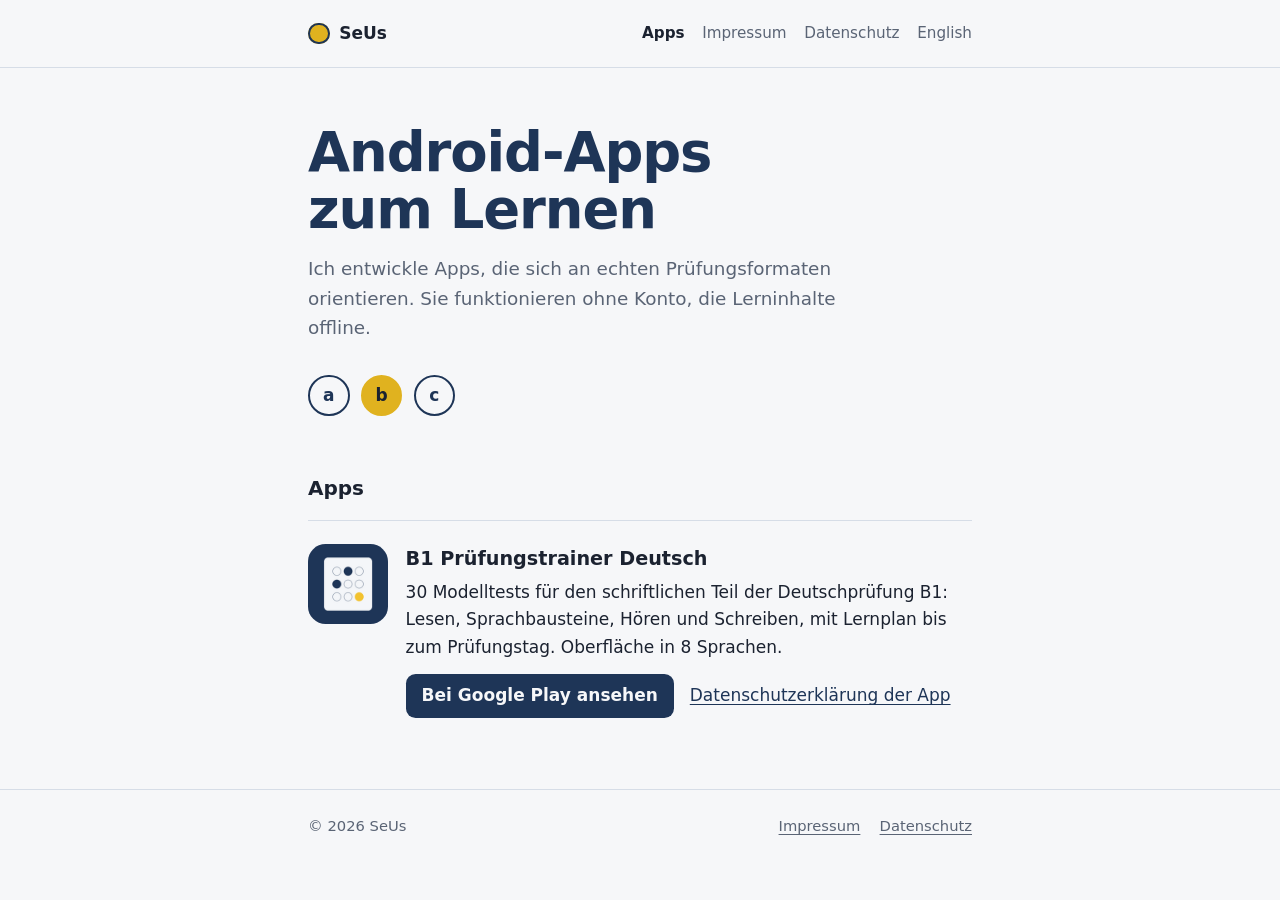
<file: index.html>
<!doctype html>
<html lang="de">
<head>
<meta charset="utf-8">
<meta name="viewport" content="width=device-width, initial-scale=1">
<title>SeUs: Android-Apps zum Lernen</title>
<meta name="description" content="Android-Apps zur Prüfungsvorbereitung von SeUs, darunter der B1 Prüfungstrainer Deutsch.">
<link rel="icon" href="favicon.png" type="image/png">
<link rel="apple-touch-icon" href="apple-touch-icon.png">
<link rel="stylesheet" href="assets/style.css">
</head>
<body>
<header class="site"><div class="wrap">
<a class="brand" href=""><span class="dot" aria-hidden="true"></span>SeUs</a>
<nav class="site" aria-label="Hauptnavigation"><a href="" aria-current=page>Apps</a><a href="impressum/">Impressum</a><a href="datenschutz/">Datenschutz</a><a href="en/" hreflang="en" lang="en">English</a></nav>
</div></header>
<main>
<section class="hero wrap">
<h1>Android-Apps zum Lernen</h1>
<p>Ich entwickle Apps, die sich an echten Prüfungsformaten orientieren. Sie funktionieren ohne Konto, die Lerninhalte offline.</p>
<ol class="sheet-row" aria-hidden="true"><li>a</li><li class="on">b</li><li>c</li></ol>
</section>
<section class="apps wrap" aria-labelledby="apps-h">
<h2 id="apps-h">Apps</h2>
<article class="app">
<img src="assets/b1trainer-icon.png" alt="" width="80" height="80">
<div>
<h3>B1 Prüfungstrainer Deutsch</h3>
<p>30 Modelltests für den schriftlichen Teil der Deutschprüfung B1: Lesen, Sprachbausteine, Hören und Schreiben, mit Lernplan bis zum Prüfungstag. Oberfläche in 8 Sprachen.</p>
<div class="links"><a class="btn" href="https://play.google.com/store/apps/details?id=com.seus.b1trainer">Bei Google Play ansehen</a><a href="b1trainer/privacy/">Datenschutzerklärung der App</a></div>
</div>
</article>
</section>
</main>
<footer class="site"><div class="wrap"><span>© 2026 SeUs</span><a href="impressum/">Impressum</a><a href="datenschutz/">Datenschutz</a></div></footer>
</body>
</html>
</file>
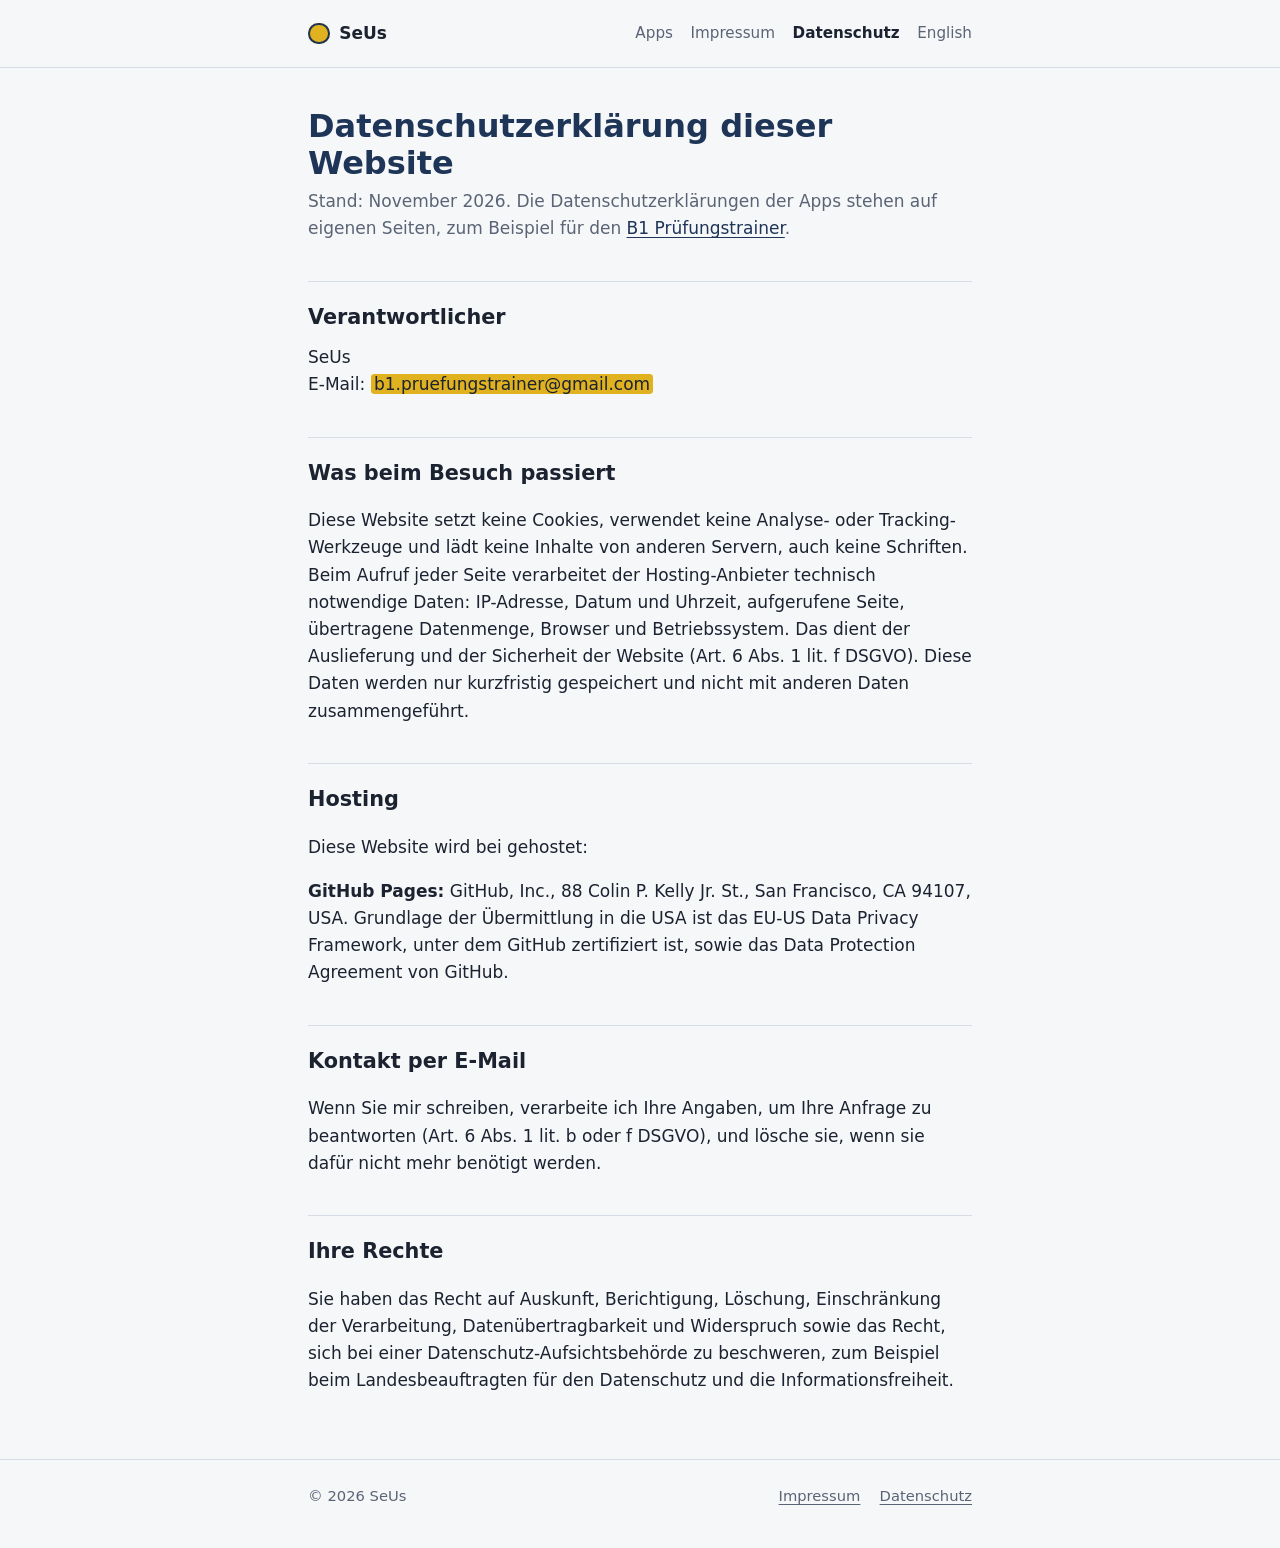
<file: datenschutz/index.html>
<!doctype html>
<html lang="de">
<head>
<meta charset="utf-8">
<meta name="viewport" content="width=device-width, initial-scale=1">
<title>Datenschutzerklärung</title>
<meta name="description" content="Datenschutzerklärung der Website von SeUs">
<link rel="icon" href="../favicon.png" type="image/png">
<link rel="apple-touch-icon" href="../apple-touch-icon.png">
<link rel="stylesheet" href="../assets/style.css">
</head>
<body>
<header class="site"><div class="wrap">
<a class="brand" href="../"><span class="dot" aria-hidden="true"></span>SeUs</a>
<nav class="site" aria-label="Hauptnavigation"><a href="../">Apps</a><a href="../impressum/">Impressum</a><a href="../datenschutz/" aria-current=page>Datenschutz</a><a href="../en/privacy/" hreflang="en" lang="en">English</a></nav>
</div></header>
<main>
<article class="doc wrap">
<h1>Datenschutzerklärung dieser Website</h1>
<p class="meta">Stand: November 2026. Die Datenschutzerklärungen der Apps stehen auf eigenen Seiten, zum Beispiel für den <a href="../b1trainer/privacy/">B1 Prüfungstrainer</a>.</p>
<h2>Verantwortlicher</h2>
<address>SeUs<br>E-Mail: <mark>b1.pruefungstrainer@gmail.com</mark></address>
<h2>Was beim Besuch passiert</h2>
<p>Diese Website setzt keine Cookies, verwendet keine Analyse- oder Tracking-Werkzeuge und lädt keine Inhalte von anderen Servern, auch keine Schriften. Beim Aufruf jeder Seite verarbeitet der Hosting-Anbieter technisch notwendige Daten: IP-Adresse, Datum und Uhrzeit, aufgerufene Seite, übertragene Datenmenge, Browser und Betriebssystem. Das dient der Auslieferung und der Sicherheit der Website (Art. 6 Abs. 1 lit. f DSGVO). Diese Daten werden nur kurzfristig gespeichert und nicht mit anderen Daten zusammengeführt.</p>
<h2>Hosting</h2>
<p>Diese Website wird bei gehostet:</p>
<p><strong>GitHub Pages:</strong> GitHub, Inc., 88 Colin P. Kelly Jr. St., San Francisco, CA 94107, USA. Grundlage der Übermittlung in die USA ist das EU-US Data Privacy Framework, unter dem GitHub zertifiziert ist, sowie das Data Protection Agreement von GitHub.</p>
<h2>Kontakt per E-Mail</h2>
<p>Wenn Sie mir schreiben, verarbeite ich Ihre Angaben, um Ihre Anfrage zu beantworten (Art. 6 Abs. 1 lit. b oder f DSGVO), und lösche sie, wenn sie dafür nicht mehr benötigt werden.</p>
<h2>Ihre Rechte</h2>
<p>Sie haben das Recht auf Auskunft, Berichtigung, Löschung, Einschränkung der Verarbeitung, Datenübertragbarkeit und Widerspruch sowie das Recht, sich bei einer Datenschutz-Aufsichtsbehörde zu beschweren, zum Beispiel beim Landesbeauftragten für den Datenschutz und die Informationsfreiheit.</p>
</article>
</main>
<footer class="site"><div class="wrap"><span>© 2026 SeUs</span><a href="../impressum/">Impressum</a><a href="../datenschutz/">Datenschutz</a></div></footer>
</body>
</html>
</file>
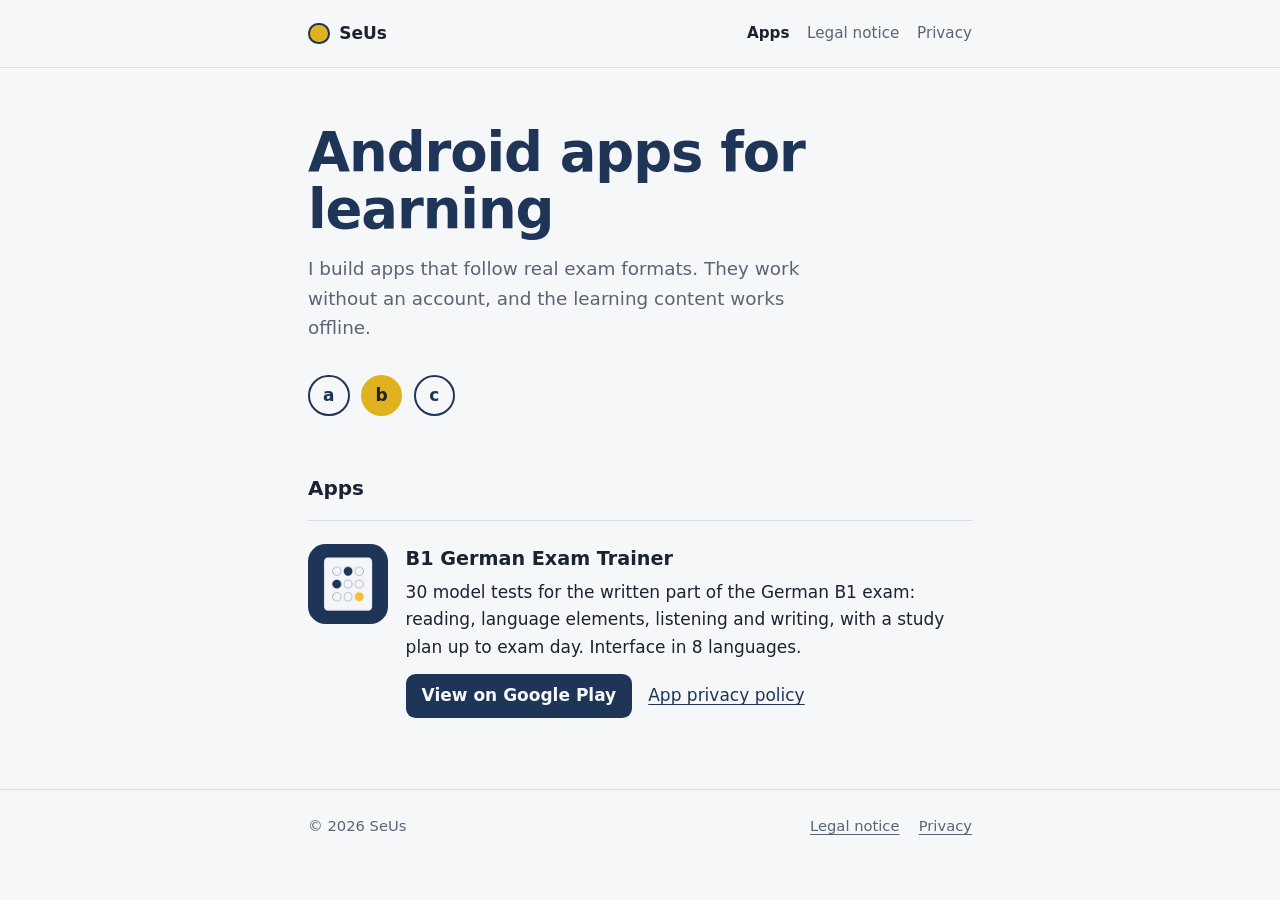
<file: en/index.html>
<!doctype html>
<html lang="en">
<head>
<meta charset="utf-8">
<meta name="viewport" content="width=device-width, initial-scale=1">
<title>SeUs: Android apps for learning</title>
<meta name="description" content="Exam-preparation apps for Android by SeUs, including the B1 German Exam Trainer.">
<link rel="icon" href="../favicon.png" type="image/png">
<link rel="apple-touch-icon" href="../apple-touch-icon.png">
<link rel="stylesheet" href="../assets/style.css">
</head>
<body>
<header class="site"><div class="wrap">
<a class="brand" href="../en/"><span class="dot" aria-hidden="true"></span>SeUs</a>
<nav class="site" aria-label="Main navigation"><a href="../en/" aria-current=page>Apps</a><a href="../en/legal-notice/">Legal notice</a><a href="../en/privacy/">Privacy</a></nav>
</div></header>
<main>
<section class="hero wrap">
<h1>Android apps for learning</h1>
<p>I build apps that follow real exam formats. They work without an account, and the learning content works offline.</p>
<ol class="sheet-row" aria-hidden="true"><li>a</li><li class="on">b</li><li>c</li></ol>
</section>
<section class="apps wrap" aria-labelledby="apps-h">
<h2 id="apps-h">Apps</h2>
<article class="app">
<img src="../assets/b1trainer-icon.png" alt="" width="80" height="80">
<div>
<h3>B1 German Exam Trainer</h3>
<p>30 model tests for the written part of the German B1 exam: reading, language elements, listening and writing, with a study plan up to exam day. Interface in 8 languages.</p>
<div class="links"><a class="btn" href="https://play.google.com/store/apps/details?id=com.seus.b1trainer">View on Google Play</a><a href="../b1trainer/privacy/">App privacy policy</a></div>
</div>
</article>
</section>
</main>
<footer class="site"><div class="wrap"><span>© 2026 SeUs</span><a href="../en/legal-notice/">Legal notice</a><a href="../en/privacy/">Privacy</a></div></footer>
</body>
</html>
</file>
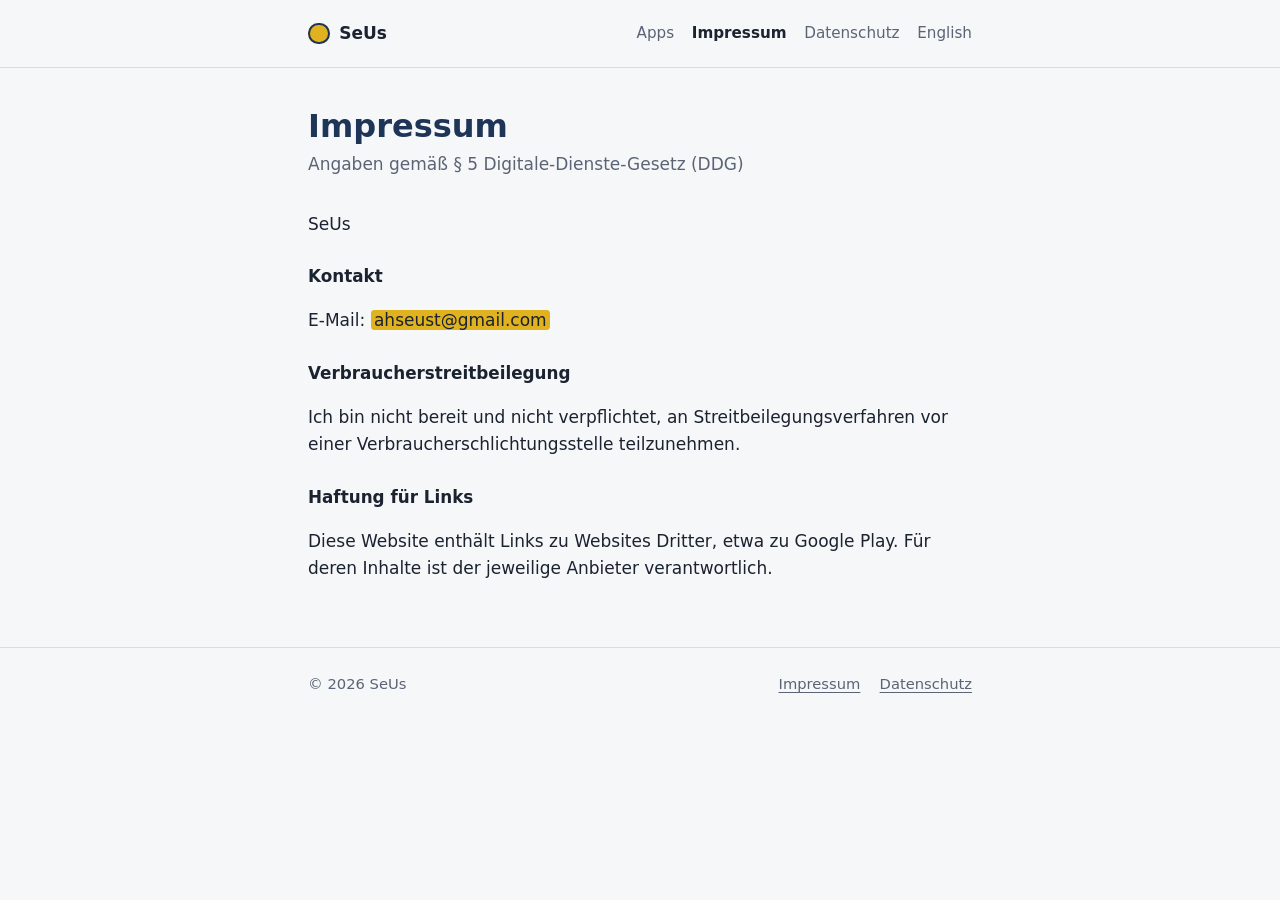
<file: impressum/index.html>
<!doctype html>
<html lang="de">
<head>
<meta charset="utf-8">
<meta name="viewport" content="width=device-width, initial-scale=1">
<title>Impressum</title>
<meta name="description" content="Impressum von SeUs">
<link rel="icon" href="../favicon.png" type="image/png">
<link rel="apple-touch-icon" href="../apple-touch-icon.png">
<link rel="stylesheet" href="../assets/style.css">
</head>
<body>
<header class="site"><div class="wrap">
<a class="brand" href="../"><span class="dot" aria-hidden="true"></span>SeUs</a>
<nav class="site" aria-label="Hauptnavigation"><a href="../">Apps</a><a href="../impressum/" aria-current=page>Impressum</a><a href="../datenschutz/">Datenschutz</a><a href="../en/legal-notice/" hreflang="en" lang="en">English</a></nav>
</div></header>
<main>
<article class="doc wrap">
<h1>Impressum</h1>
<p class="meta">Angaben gemäß § 5 Digitale-Dienste-Gesetz (DDG)</p>
<address>SeUs</address>
<h3>Kontakt</h3>
<p>E-Mail: <mark>ahseust@gmail.com</mark></p>
</p>
<h3>Verbraucherstreitbeilegung</h3>
<p>Ich bin nicht bereit und nicht verpflichtet, an Streitbeilegungsverfahren vor einer Verbraucherschlichtungsstelle teilzunehmen.</p>
<h3>Haftung für Links</h3>
<p>Diese Website enthält Links zu Websites Dritter, etwa zu Google Play. Für deren Inhalte ist der jeweilige Anbieter verantwortlich.</p>
</article>
</main>
<footer class="site"><div class="wrap"><span>© 2026 SeUs</span><a href="../impressum/">Impressum</a><a href="../datenschutz/">Datenschutz</a></div></footer>
</body>
</html>
</file>
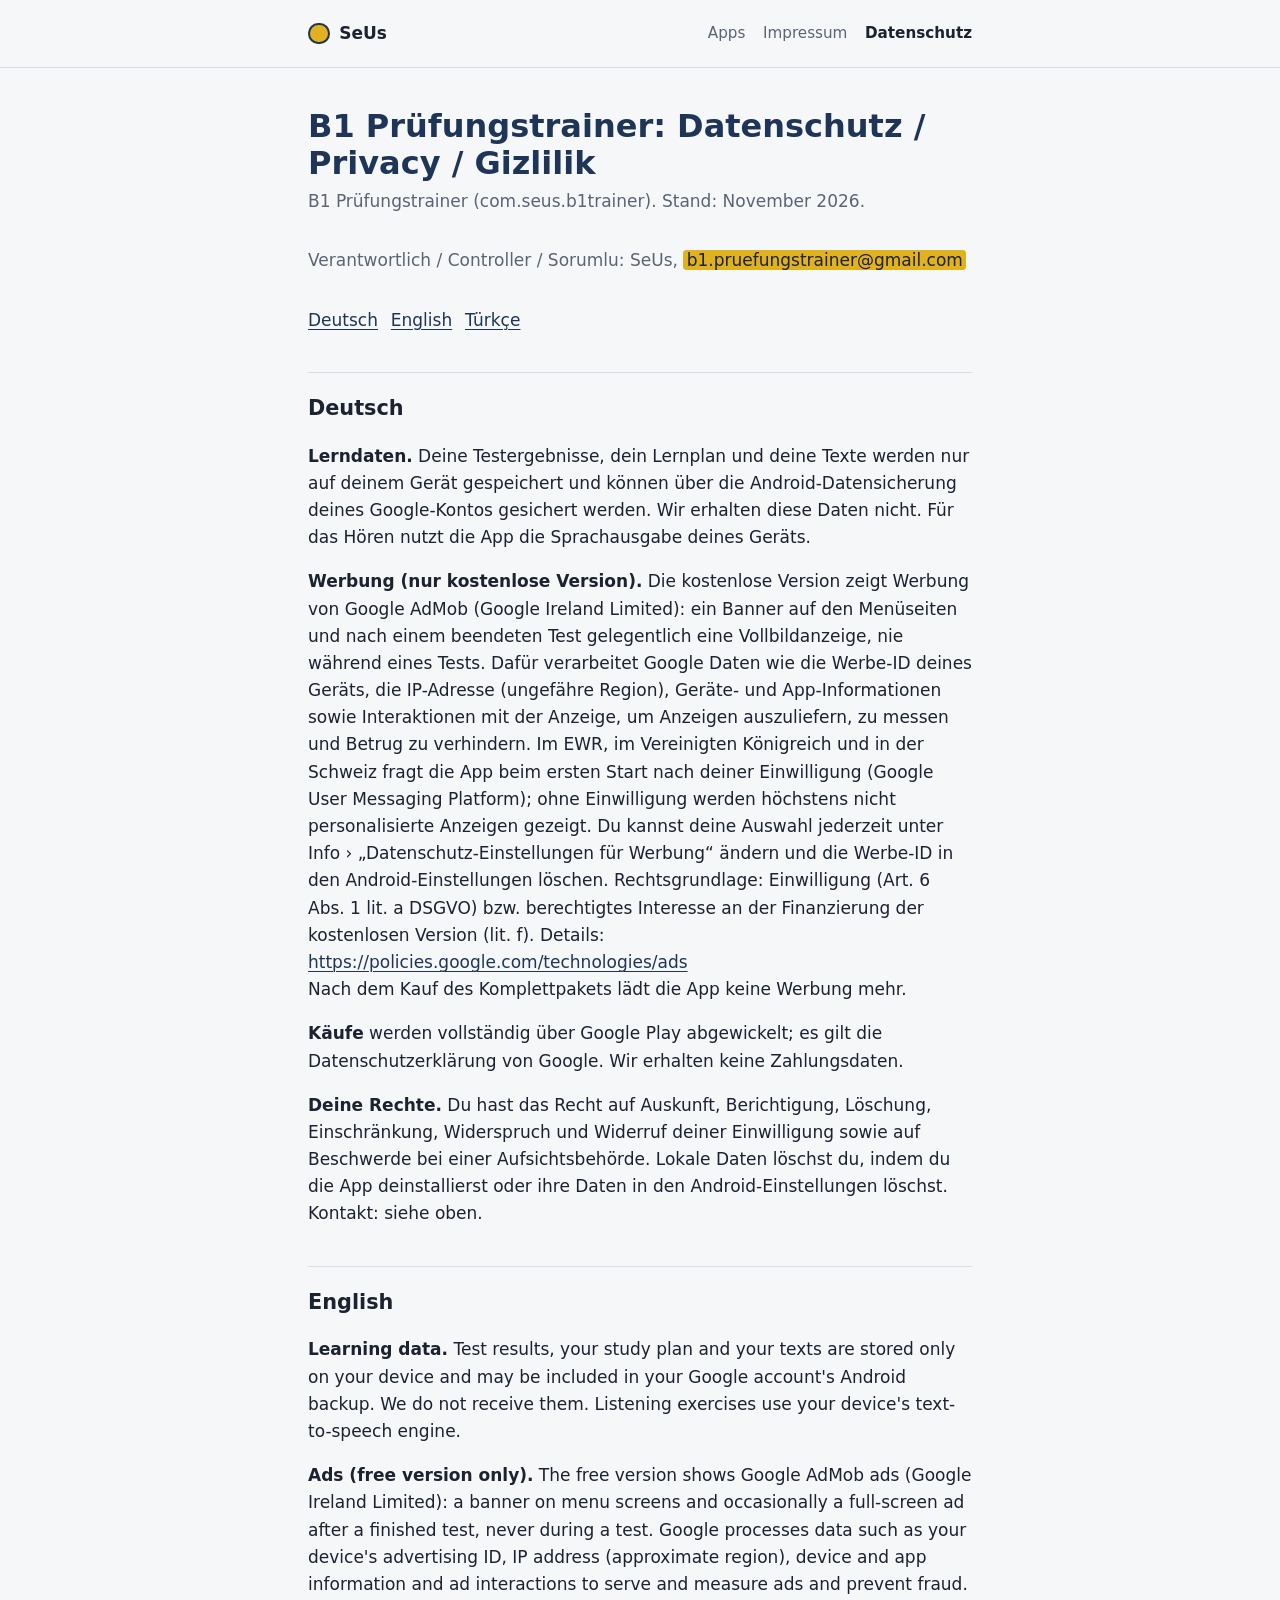
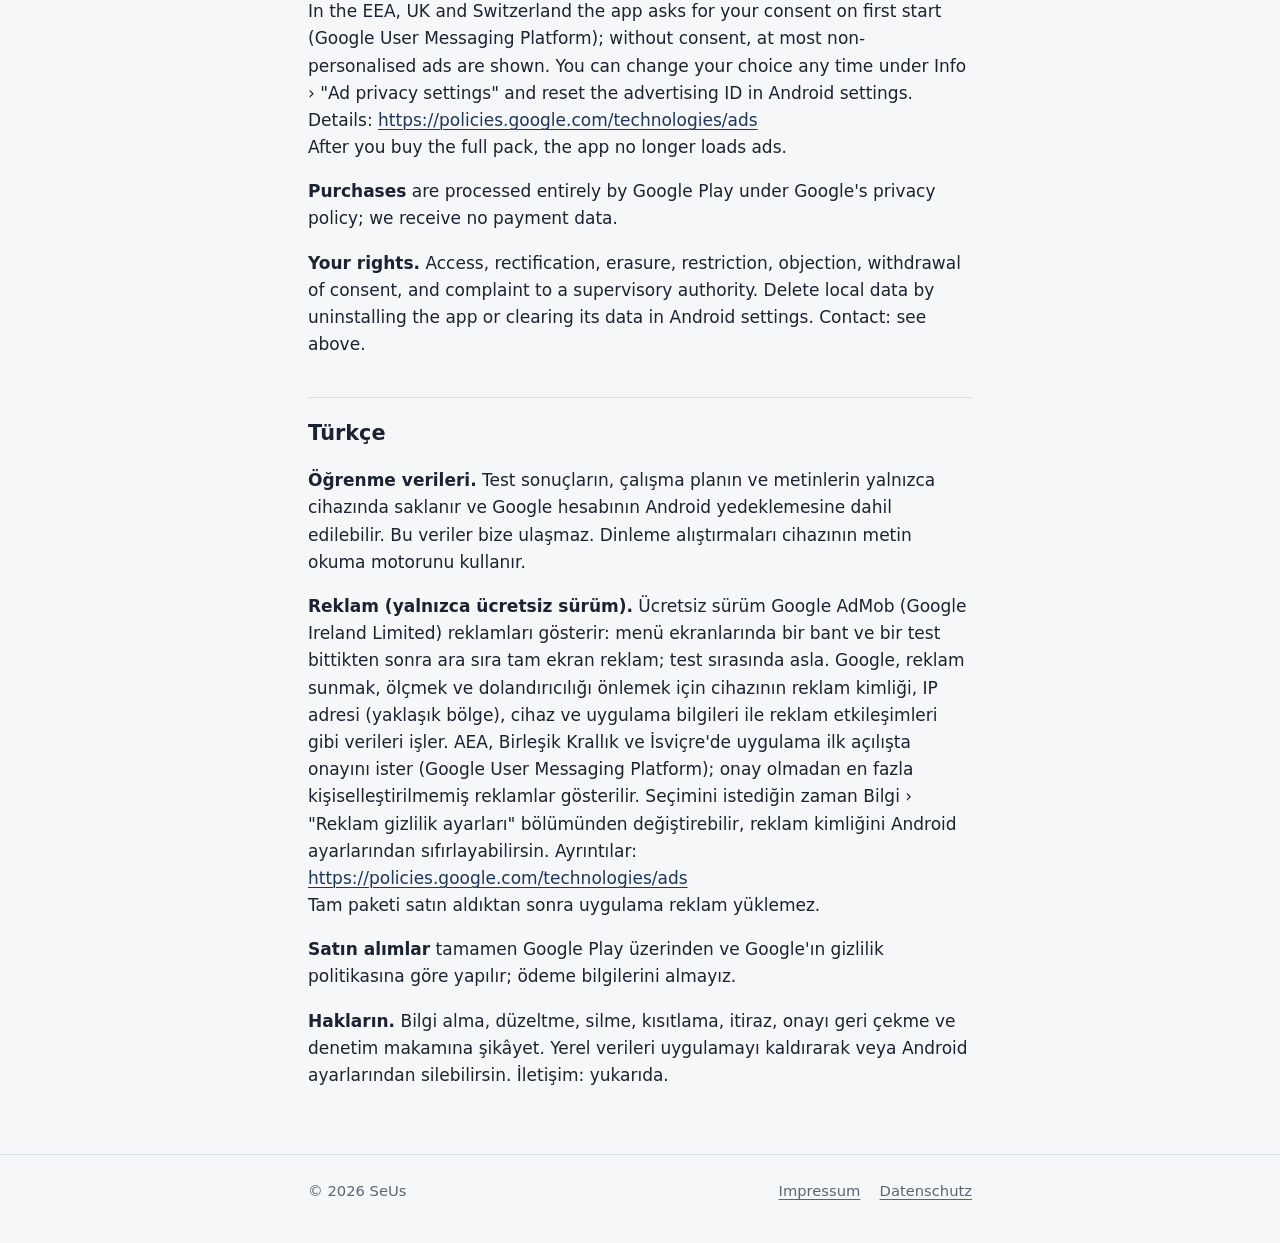
<file: b1trainer/privacy/index.html>
<!doctype html>
<html lang="de">
<head>
<meta charset="utf-8">
<meta name="viewport" content="width=device-width, initial-scale=1">
<title>B1 Prüfungstrainer: Datenschutzerklärung / Privacy Policy</title>
<meta name="description" content="Datenschutzerklärung der App B1 Prüfungstrainer Deutsch (com.seus.b1trainer)">
<link rel="icon" href="../../favicon.png" type="image/png">
<link rel="apple-touch-icon" href="../../apple-touch-icon.png">
<link rel="stylesheet" href="../../assets/style.css">
</head>
<body>
<header class="site"><div class="wrap">
<a class="brand" href="../../"><span class="dot" aria-hidden="true"></span>SeUs</a>
<nav class="site" aria-label="Hauptnavigation"><a href="../../">Apps</a><a href="../../impressum/">Impressum</a><a href="../../datenschutz/" aria-current=page>Datenschutz</a></nav>
</div></header>
<main>
<article class="doc wrap">
<h1>B1 Prüfungstrainer: Datenschutz / Privacy / Gizlilik</h1>
<p class="meta">B1 Prüfungstrainer (com.seus.b1trainer). Stand: November 2026.</p>
<p class="meta">Verantwortlich / Controller / Sorumlu: SeUs, <mark>b1.pruefungstrainer@gmail.com</mark></p>
<ul class="langs"><li><a href="#de" hreflang="de">Deutsch</a></li><li><a href="#en" hreflang="en">English</a></li><li><a href="#tr" hreflang="tr">Türkçe</a></li></ul>
<section id="de" lang="de">
<h2>Deutsch</h2>
<p><strong>Lerndaten.</strong> Deine Testergebnisse, dein Lernplan und deine Texte werden nur auf deinem Gerät gespeichert und können über die Android-Datensicherung deines Google-Kontos gesichert werden. Wir erhalten diese Daten nicht. Für das Hören nutzt die App die Sprachausgabe deines Geräts.</p>
<p><strong>Werbung (nur kostenlose Version).</strong> Die kostenlose Version zeigt Werbung von Google AdMob (Google Ireland Limited): ein Banner auf den Menüseiten und nach einem beendeten Test gelegentlich eine Vollbildanzeige, nie während eines Tests. Dafür verarbeitet Google Daten wie die Werbe-ID deines Geräts, die IP-Adresse (ungefähre Region), Geräte- und App-Informationen sowie Interaktionen mit der Anzeige, um Anzeigen auszuliefern, zu messen und Betrug zu verhindern. Im EWR, im Vereinigten Königreich und in der Schweiz fragt die App beim ersten Start nach deiner Einwilligung (Google User Messaging Platform); ohne Einwilligung werden höchstens nicht personalisierte Anzeigen gezeigt. Du kannst deine Auswahl jederzeit unter Info › „Datenschutz-Einstellungen für Werbung“ ändern und die Werbe-ID in den Android-Einstellungen löschen. Rechtsgrundlage: Einwilligung (Art. 6 Abs. 1 lit. a DSGVO) bzw. berechtigtes Interesse an der Finanzierung der kostenlosen Version (lit. f). Details: <a href="https://policies.google.com/technologies/ads">https://policies.google.com/technologies/ads</a><br>Nach dem Kauf des Komplettpakets lädt die App keine Werbung mehr.</p>
<p><strong>Käufe</strong> werden vollständig über Google Play abgewickelt; es gilt die Datenschutzerklärung von Google. Wir erhalten keine Zahlungsdaten.</p>
<p><strong>Deine Rechte.</strong> Du hast das Recht auf Auskunft, Berichtigung, Löschung, Einschränkung, Widerspruch und Widerruf deiner Einwilligung sowie auf Beschwerde bei einer Aufsichtsbehörde. Lokale Daten löschst du, indem du die App deinstallierst oder ihre Daten in den Android-Einstellungen löschst. Kontakt: siehe oben.</p>
</section>
<section id="en" lang="en">
<h2>English</h2>
<p><strong>Learning data.</strong> Test results, your study plan and your texts are stored only on your device and may be included in your Google account's Android backup. We do not receive them. Listening exercises use your device's text-to-speech engine.</p>
<p><strong>Ads (free version only).</strong> The free version shows Google AdMob ads (Google Ireland Limited): a banner on menu screens and occasionally a full-screen ad after a finished test, never during a test. Google processes data such as your device's advertising ID, IP address (approximate region), device and app information and ad interactions to serve and measure ads and prevent fraud. In the EEA, UK and Switzerland the app asks for your consent on first start (Google User Messaging Platform); without consent, at most non-personalised ads are shown. You can change your choice any time under Info › "Ad privacy settings" and reset the advertising ID in Android settings. Details: <a href="https://policies.google.com/technologies/ads">https://policies.google.com/technologies/ads</a><br>After you buy the full pack, the app no longer loads ads.</p>
<p><strong>Purchases</strong> are processed entirely by Google Play under Google's privacy policy; we receive no payment data.</p>
<p><strong>Your rights.</strong> Access, rectification, erasure, restriction, objection, withdrawal of consent, and complaint to a supervisory authority. Delete local data by uninstalling the app or clearing its data in Android settings. Contact: see above.</p>
</section>
<section id="tr" lang="tr">
<h2>Türkçe</h2>
<p><strong>Öğrenme verileri.</strong> Test sonuçların, çalışma planın ve metinlerin yalnızca cihazında saklanır ve Google hesabının Android yedeklemesine dahil edilebilir. Bu veriler bize ulaşmaz. Dinleme alıştırmaları cihazının metin okuma motorunu kullanır.</p>
<p><strong>Reklam (yalnızca ücretsiz sürüm).</strong> Ücretsiz sürüm Google AdMob (Google Ireland Limited) reklamları gösterir: menü ekranlarında bir bant ve bir test bittikten sonra ara sıra tam ekran reklam; test sırasında asla. Google, reklam sunmak, ölçmek ve dolandırıcılığı önlemek için cihazının reklam kimliği, IP adresi (yaklaşık bölge), cihaz ve uygulama bilgileri ile reklam etkileşimleri gibi verileri işler. AEA, Birleşik Krallık ve İsviçre'de uygulama ilk açılışta onayını ister (Google User Messaging Platform); onay olmadan en fazla kişiselleştirilmemiş reklamlar gösterilir. Seçimini istediğin zaman Bilgi › "Reklam gizlilik ayarları" bölümünden değiştirebilir, reklam kimliğini Android ayarlarından sıfırlayabilirsin. Ayrıntılar: <a href="https://policies.google.com/technologies/ads">https://policies.google.com/technologies/ads</a><br>Tam paketi satın aldıktan sonra uygulama reklam yüklemez.</p>
<p><strong>Satın alımlar</strong> tamamen Google Play üzerinden ve Google'ın gizlilik politikasına göre yapılır; ödeme bilgilerini almayız.</p>
<p><strong>Hakların.</strong> Bilgi alma, düzeltme, silme, kısıtlama, itiraz, onayı geri çekme ve denetim makamına şikâyet. Yerel verileri uygulamayı kaldırarak veya Android ayarlarından silebilirsin. İletişim: yukarıda.</p>
</section>
</article>
</main>
<footer class="site"><div class="wrap"><span>© 2026 SeUs</span><a href="../../impressum/">Impressum</a><a href="../../datenschutz/">Datenschutz</a></div></footer>
</body>
</html>
</file>
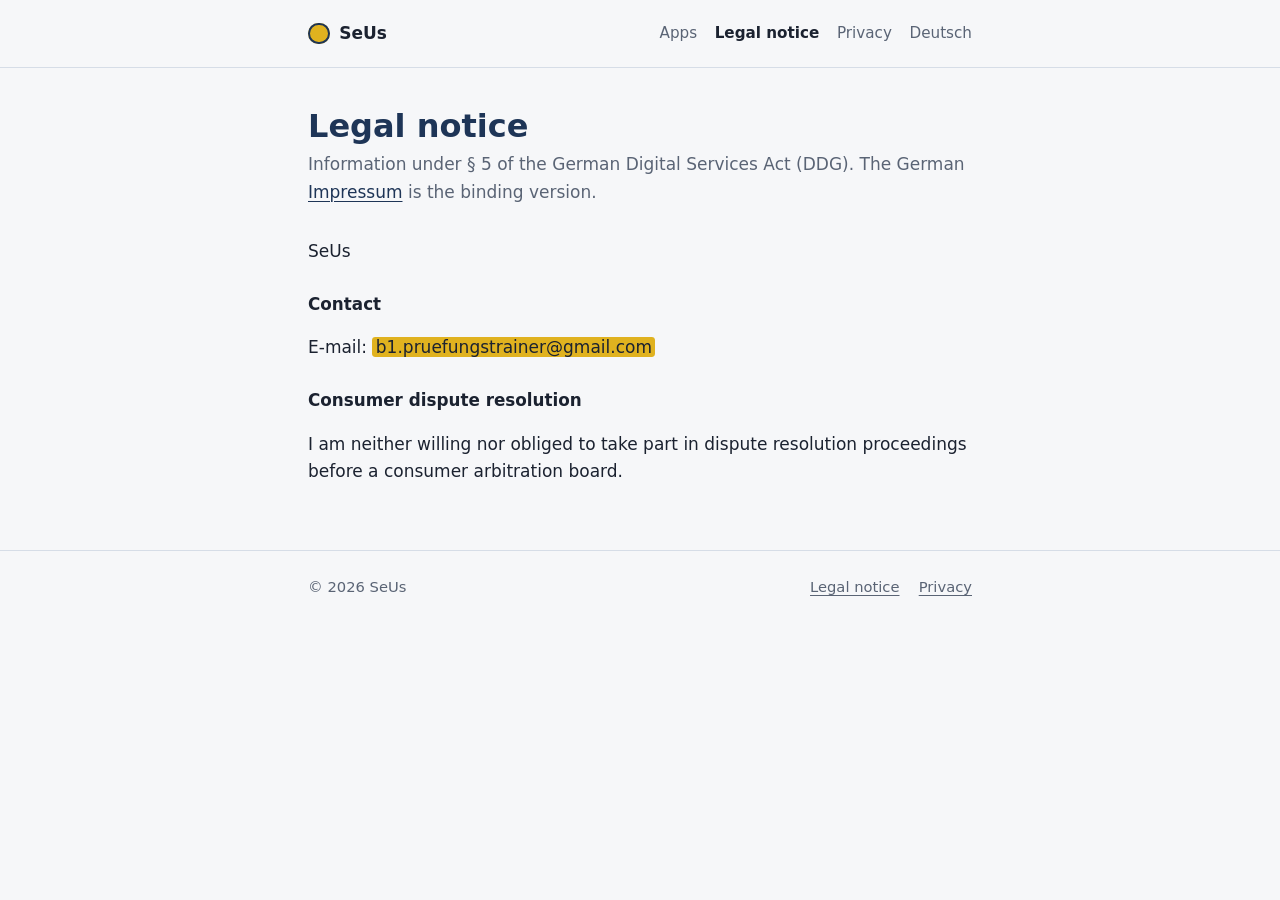
<file: en/legal-notice/index.html>
<!doctype html>
<html lang="en">
<head>
<meta charset="utf-8">
<meta name="viewport" content="width=device-width, initial-scale=1">
<title>Legal notice</title>
<meta name="description" content="Legal notice of SeUs">
<link rel="icon" href="../../favicon.png" type="image/png">
<link rel="apple-touch-icon" href="../../apple-touch-icon.png">
<link rel="stylesheet" href="../../assets/style.css">
</head>
<body>
<header class="site"><div class="wrap">
<a class="brand" href="../../en/"><span class="dot" aria-hidden="true"></span>SeUs</a>
<nav class="site" aria-label="Main navigation"><a href="../../en/">Apps</a><a href="../../en/legal-notice/" aria-current=page>Legal notice</a><a href="../../en/privacy/">Privacy</a><a href="../../impressum/" hreflang="de" lang="de">Deutsch</a></nav>
</div></header>
<main>
<article class="doc wrap">
<h1>Legal notice</h1>
<p class="meta">Information under § 5 of the German Digital Services Act (DDG). The German <a href="../../impressum/">Impressum</a> is the binding version.</p>
<address>SeUs
<h3>Contact</h3>
<p>E-mail: <mark>b1.pruefungstrainer@gmail.com</mark></p>
<h3>Consumer dispute resolution</h3>
<p>I am neither willing nor obliged to take part in dispute resolution proceedings before a consumer arbitration board.</p>
</article>
</main>
<footer class="site"><div class="wrap"><span>© 2026 SeUs</span><a href="../../en/legal-notice/">Legal notice</a><a href="../../en/privacy/">Privacy</a></div></footer>
</body>
</html>
</file>
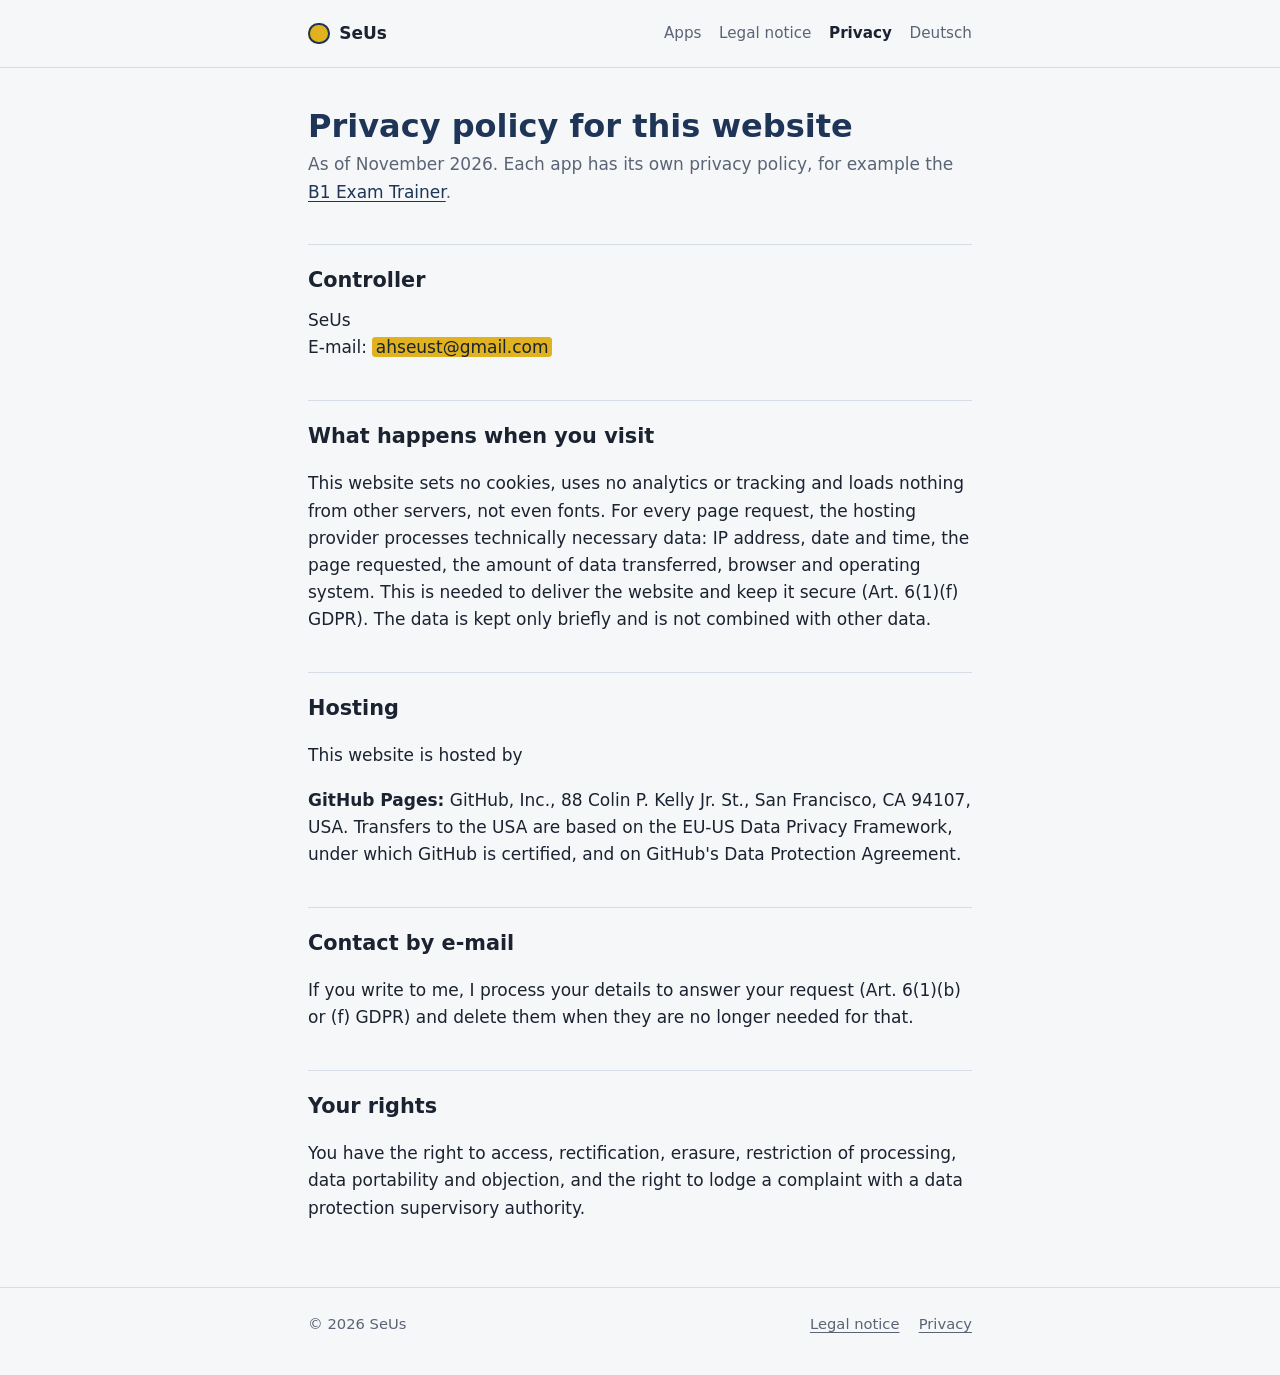
<file: en/privacy/index.html>
<!doctype html>
<html lang="en">
<head>
<meta charset="utf-8">
<meta name="viewport" content="width=device-width, initial-scale=1">
<title>Privacy policy</title>
<meta name="description" content="Privacy policy for the website of SeUs">
<link rel="icon" href="../../favicon.png" type="image/png">
<link rel="apple-touch-icon" href="../../apple-touch-icon.png">
<link rel="stylesheet" href="../../assets/style.css">
</head>
<body>
<header class="site"><div class="wrap">
<a class="brand" href="../../en/"><span class="dot" aria-hidden="true"></span>SeUs</a>
<nav class="site" aria-label="Main navigation"><a href="../../en/">Apps</a><a href="../../en/legal-notice/">Legal notice</a><a href="../../en/privacy/" aria-current=page>Privacy</a><a href="../../datenschutz/" hreflang="de" lang="de">Deutsch</a></nav>
</div></header>
<main>
<article class="doc wrap">
<h1>Privacy policy for this website</h1>
<p class="meta">As of November 2026. Each app has its own privacy policy, for example the <a href="../../b1trainer/privacy/#en">B1 Exam Trainer</a>.</p>
<h2>Controller</h2>
<address>SeUs<br>E-mail: <mark>ahseust@gmail.com</mark></address>
<h2>What happens when you visit</h2>
<p>This website sets no cookies, uses no analytics or tracking and loads nothing from other servers, not even fonts. For every page request, the hosting provider processes technically necessary data: IP address, date and time, the page requested, the amount of data transferred, browser and operating system. This is needed to deliver the website and keep it secure (Art. 6(1)(f) GDPR). The data is kept only briefly and is not combined with other data.</p>
<h2>Hosting</h2>
<p>This website is hosted by </p>
<p><strong>GitHub Pages:</strong> GitHub, Inc., 88 Colin P. Kelly Jr. St., San Francisco, CA 94107, USA. Transfers to the USA are based on the EU-US Data Privacy Framework, under which GitHub is certified, and on GitHub's Data Protection Agreement.</p>
<h2>Contact by e-mail</h2>
<p>If you write to me, I process your details to answer your request (Art. 6(1)(b) or (f) GDPR) and delete them when they are no longer needed for that.</p>
<h2>Your rights</h2>
<p>You have the right to access, rectification, erasure, restriction of processing, data portability and objection, and the right to lodge a complaint with a data protection supervisory authority.</p>
</article>
</main>
<footer class="site"><div class="wrap"><span>© 2026 SeUs</span><a href="../../en/legal-notice/">Legal notice</a><a href="../../en/privacy/">Privacy</a></div></footer>
</body>
</html>
</file>
<file: assets/style.css>
/* Shared with the B1 Prüfungstrainer app: navy ink, highlighter yellow, cool paper.
   System fonts only, nothing is loaded from other servers. */
:root{
  --paper:#F6F7F9; --sheet:#FFFFFF; --ink:#1E3557; --text:#1B2230; --graphite:#5A6475;
  --rule:#D6DDE7; --mark:#E0B21F; --on-mark:#1B2230;
  color-scheme:light;
}
@media (prefers-color-scheme:dark){:root{
  --paper:#111722; --sheet:#1A2230; --ink:#A9C3EA; --text:#E6EAF0; --graphite:#A3ADBD;
  --rule:#2E3A4D; --mark:#E0B21F; --on-mark:#1B2230; color-scheme:dark;
}}
*{box-sizing:border-box}
html{-webkit-text-size-adjust:100%}
body{margin:0;background:var(--paper);color:var(--text);
  font:17px/1.6 system-ui,-apple-system,"Segoe UI",Roboto,"Noto Sans","Noto Sans Arabic",sans-serif}
.wrap{max-width:44rem;margin:0 auto;padding:0 1.25rem}
a{color:var(--ink);text-decoration-thickness:1px;text-underline-offset:.18em}
a:hover{text-decoration-thickness:2px}
:focus-visible{outline:3px solid var(--mark);outline-offset:2px;border-radius:3px}

header.site{padding-block:1.25rem;border-bottom:1px solid var(--rule)}
header.site .wrap{display:flex;align-items:center;gap:1rem;flex-wrap:wrap}
.brand{display:flex;align-items:center;gap:.6rem;font-weight:700;color:var(--text);text-decoration:none;margin-inline-end:auto}
.brand .dot{width:1.35rem;height:1.35rem;border-radius:50%;background:var(--mark);box-shadow:inset 0 0 0 2px var(--ink)}
nav.site{display:flex;gap:1.1rem;font-size:.95rem}
nav.site a{text-decoration:none;color:var(--graphite)}
nav.site a[aria-current]{color:var(--text);font-weight:600}

/* Hero: the answer-sheet row is the one memorable element */
.hero{padding-block:3.5rem 2.5rem}
.hero h1{font-size:clamp(2.2rem,7vw,3.4rem);line-height:1.05;letter-spacing:-.02em;margin:0 0 1rem;color:var(--ink);max-width:14ch}
.hero p{font-size:1.15rem;color:var(--graphite);margin:0;max-width:34rem}
.sheet-row{display:flex;gap:.7rem;margin:2rem 0 0;padding:0;list-style:none}
.sheet-row li{width:2.6rem;height:2.6rem;border-radius:50%;border:2px solid var(--ink);display:grid;place-items:center;font-weight:700;color:var(--ink)}
.sheet-row li.on{background:var(--mark);border-color:var(--mark);color:var(--on-mark)}
@media (prefers-reduced-motion:no-preference){
  .sheet-row li.on{animation:mark .5s .6s ease-out both}
  @keyframes mark{from{background:transparent;border-color:var(--ink);color:var(--ink)}to{}}
}

.apps{padding-block:1rem 3rem}
.apps h2{font-size:1.25rem;margin:0 0 1rem}
.app{display:grid;grid-template-columns:5rem 1fr;gap:1.1rem;padding:1.4rem 0;border-top:1px solid var(--rule)}
.app img{width:5rem;height:5rem;border-radius:1.1rem}
.app h3{margin:0 0 .3rem;font-size:1.2rem}
.app p{margin:0 0 .8rem}
.app .links{display:flex;gap:1rem;flex-wrap:wrap;align-items:center}
.btn{display:inline-block;background:var(--ink);color:var(--paper);padding:.55rem 1rem;border-radius:.6rem;text-decoration:none;font-weight:600}
.btn:hover{filter:brightness(1.1)}

/* Legal and policy pages */
.doc{padding-block:2.5rem 3rem}
.doc h1{font-size:2rem;line-height:1.15;margin:0 0 .4rem;color:var(--ink)}
.doc .meta{color:var(--graphite);margin:0 0 2rem}
.doc h2{font-size:1.3rem;margin:2.4rem 0 .6rem;padding-top:1.2rem;border-top:1px solid var(--rule)}
.doc h3{font-size:1.05rem;margin:1.6rem 0 .3rem}
.doc address{font-style:normal}
.langs{display:flex;gap:.8rem;flex-wrap:wrap;margin:0 0 1rem;padding:0;list-style:none}
mark{background:var(--mark);color:var(--on-mark);padding:0 .2em;border-radius:.2em}
[dir=rtl]{text-align:right}

footer.site{border-top:1px solid var(--rule);padding-block:1.5rem 2.5rem;color:var(--graphite);font-size:.92rem}
footer.site .wrap{display:flex;gap:1.2rem;flex-wrap:wrap}
footer.site span{margin-inline-end:auto}
footer.site a{color:var(--graphite)}
</file>
